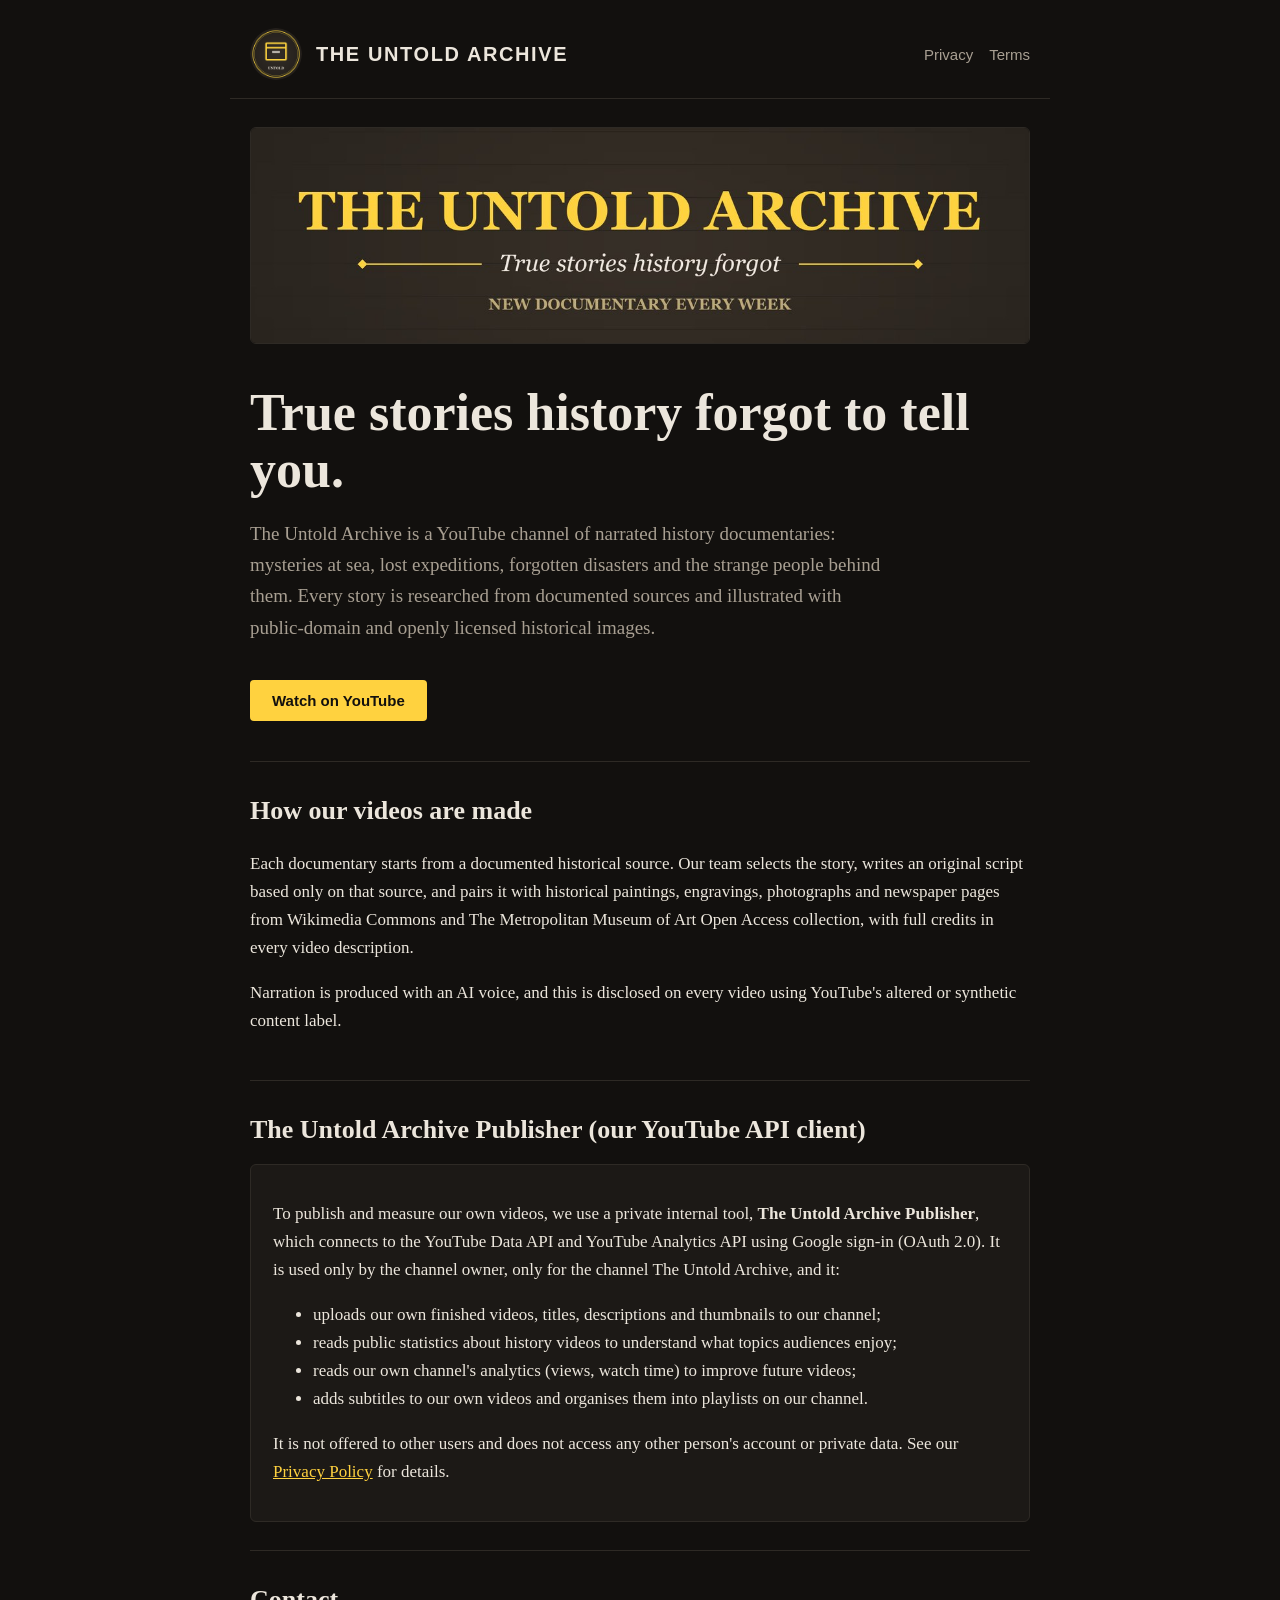
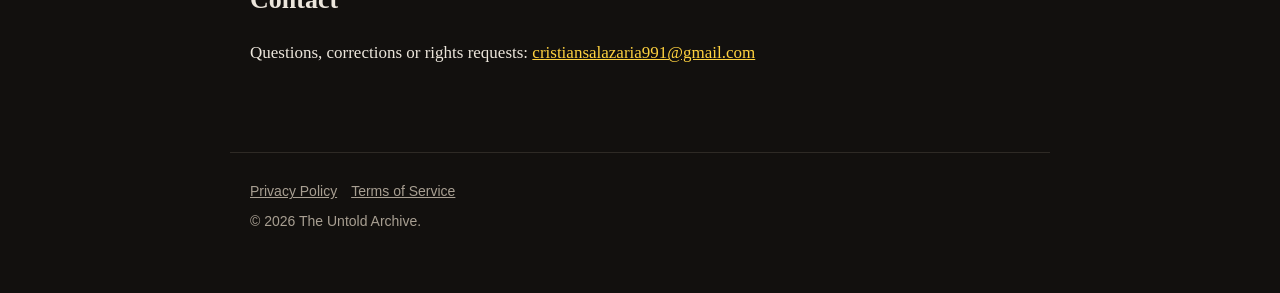
<file: index.html>
﻿<!doctype html>
<html lang="en">
<head>
<meta charset="utf-8">
<meta name="viewport" content="width=device-width, initial-scale=1">
<title>The Untold Archive</title>
<meta name="description" content="The Untold Archive: documentaries about little-known true stories from history.">
<link rel="icon" type="image/png" href="img/favicon.png">
<link rel="stylesheet" href="style.css?v=2">
</head>
<body>
<header>
  <img src="img/logo.png" alt="The Untold Archive logo">
  <span class="name">The Untold Archive</span>
  <nav><a href="privacy.html">Privacy</a><a href="terms.html">Terms</a></nav>
</header>
<main>
  <img class="cabecera" src="img/cabecera.jpg" alt="The Untold Archive: true stories history forgot">
  <div class="hero">
    <h1>True stories history forgot to tell you.</h1>
    <p>The Untold Archive is a YouTube channel of narrated history documentaries: mysteries at sea, lost expeditions,
       forgotten disasters and the strange people behind them. Every story is researched from documented sources and
       illustrated with public-domain and openly licensed historical images.</p>
    <a class="btn" href="https://www.youtube.com/@UntoldArchiveFiles">Watch on YouTube</a>
  </div>

  <section>
    <h2>How our videos are made</h2>
    <p>Each documentary starts from a documented historical source. Our team selects the story, writes an original
       script based only on that source, and pairs it with historical paintings, engravings, photographs and newspaper
       pages from Wikimedia Commons and The Metropolitan Museum of Art Open Access collection, with full credits in
       every video description.</p>
    <p>Narration is produced with an AI voice, and this is disclosed on every video using YouTube's altered or
       synthetic content label.</p>
  </section>

  <section>
    <h2>The Untold Archive Publisher (our YouTube API client)</h2>
    <div class="panel">
      <p>To publish and measure our own videos, we use a private internal tool, <strong>The Untold Archive Publisher</strong>,
         which connects to the YouTube Data API and YouTube Analytics API using Google sign-in (OAuth 2.0).
         It is used only by the channel owner, only for the channel The Untold Archive, and it:</p>
      <ul>
        <li>uploads our own finished videos, titles, descriptions and thumbnails to our channel;</li>
        <li>reads public statistics about history videos to understand what topics audiences enjoy;</li>
        <li>reads our own channel's analytics (views, watch time) to improve future videos;</li>
        <li>adds subtitles to our own videos and organises them into playlists on our channel.</li>
      </ul>
      <p>It is not offered to other users and does not access any other person's account or private data.
         See our <a href="privacy.html">Privacy Policy</a> for details.</p>
    </div>
  </section>

  <section>
    <h2>Contact</h2>
    <p>Questions, corrections or rights requests: <a href="mailto:cristiansalazaria991@gmail.com">cristiansalazaria991@gmail.com</a></p>
  </section>
</main>
<footer>
  <a href="privacy.html">Privacy Policy</a><a href="terms.html">Terms of Service</a>
  <p>© 2026 The Untold Archive.</p>
</footer>
</body>
</html>
</file>
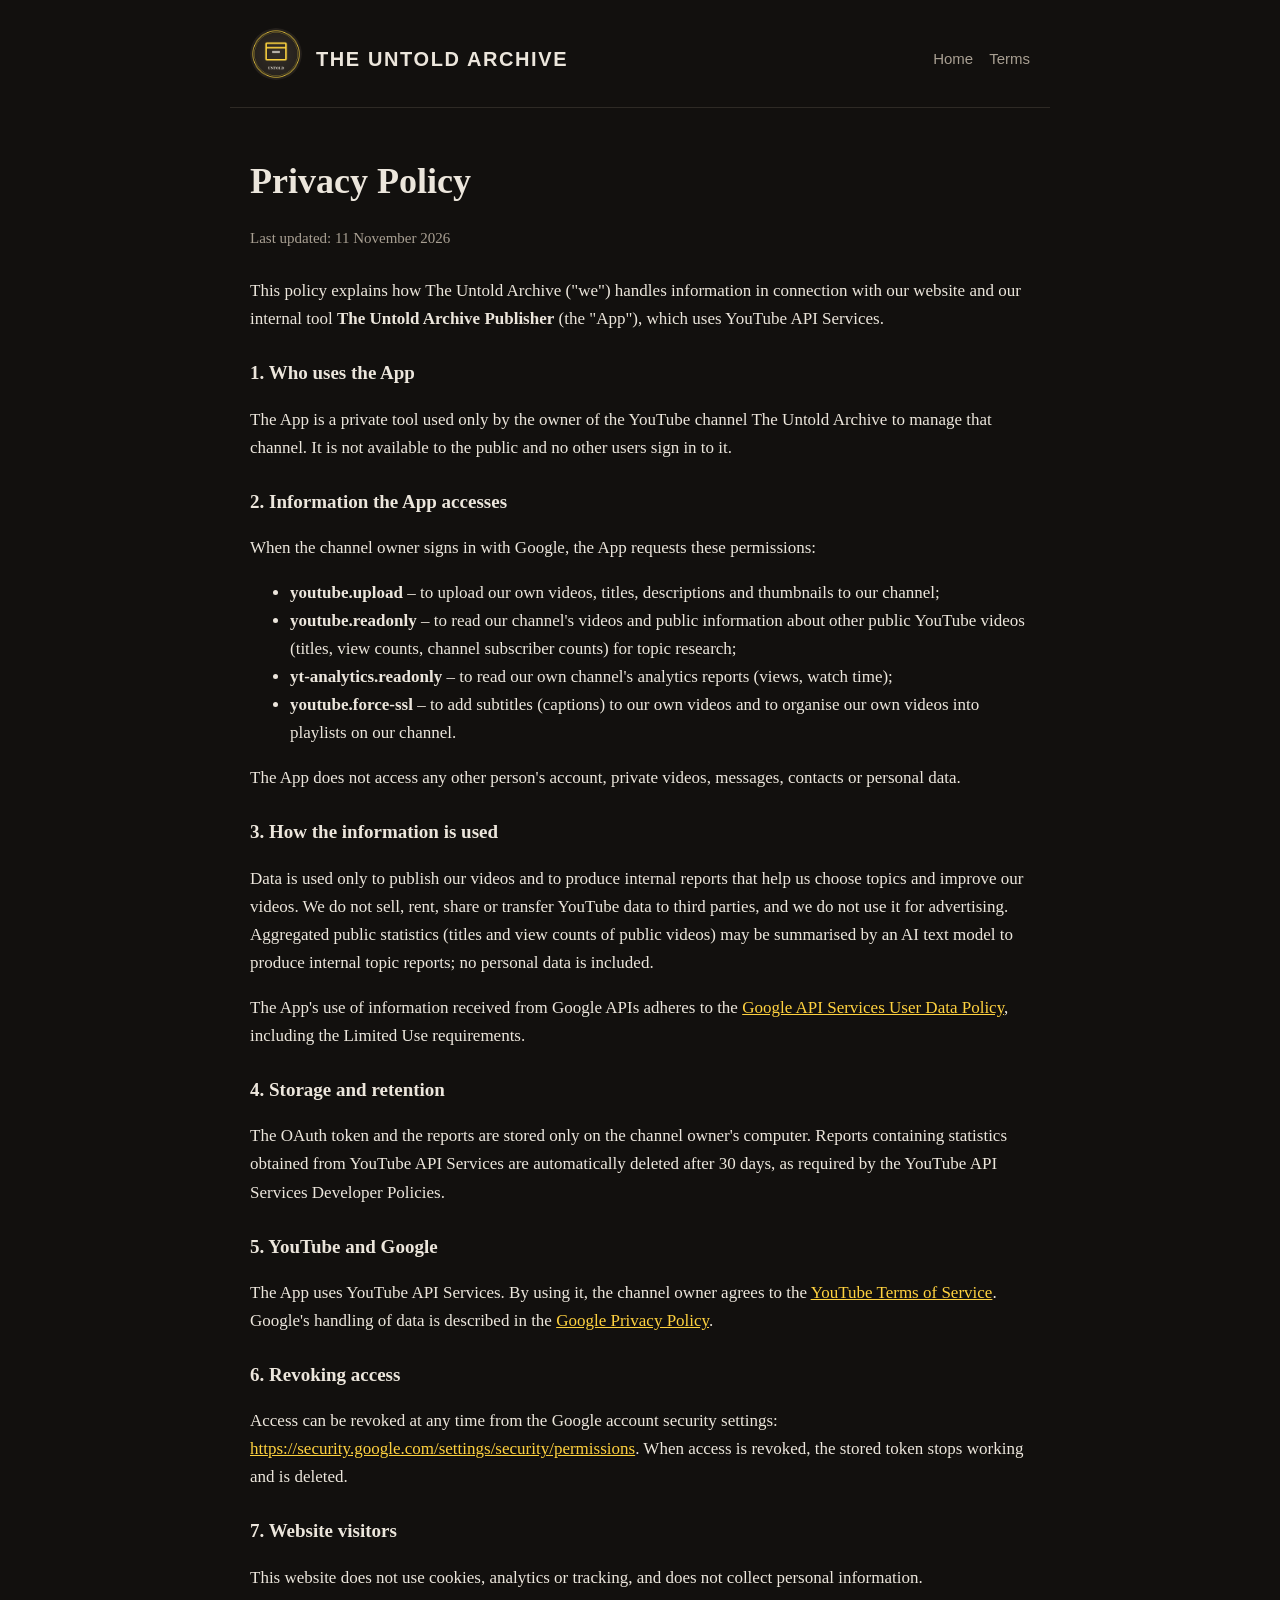
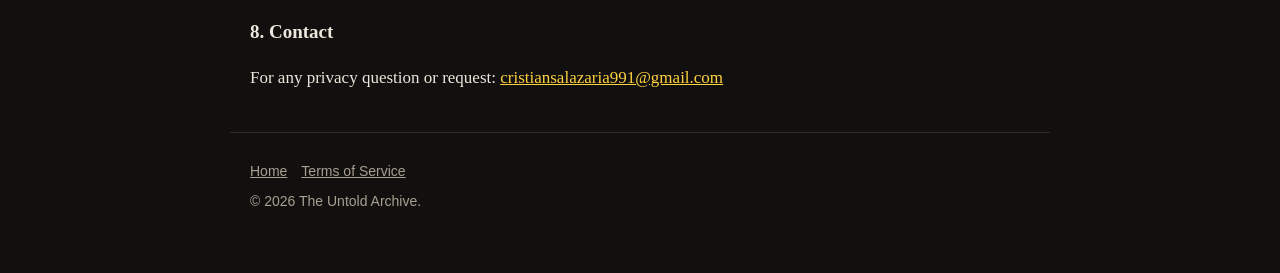
<file: privacy.html>
﻿<!doctype html>
<html lang="en">
<head>
<meta charset="utf-8">
<meta name="viewport" content="width=device-width, initial-scale=1">
<title>Privacy Policy – The Untold Archive</title>
<link rel="icon" type="image/png" href="img/favicon.png">
<link rel="stylesheet" href="style.css?v=2">
</head>
<body>
<header>
  <a href="index.html"><img src="img/logo.png" alt="The Untold Archive"></a>
  <span class="name">The Untold Archive</span>
  <nav><a href="index.html">Home</a><a href="terms.html">Terms</a></nav>
</header>
<main class="doc">
  <h1>Privacy Policy</h1>
  <p class="updated">Last updated: 11 November 2026</p>

  <p>This policy explains how The Untold Archive ("we") handles information in connection with our website and our
     internal tool <strong>The Untold Archive Publisher</strong> (the "App"), which uses YouTube API Services.</p>

  <h3>1. Who uses the App</h3>
  <p>The App is a private tool used only by the owner of the YouTube channel The Untold Archive to manage that channel.
     It is not available to the public and no other users sign in to it.</p>

  <h3>2. Information the App accesses</h3>
  <p>When the channel owner signs in with Google, the App requests these permissions:</p>
  <ul>
    <li><strong>youtube.upload</strong> – to upload our own videos, titles, descriptions and thumbnails to our channel;</li>
    <li><strong>youtube.readonly</strong> – to read our channel's videos and public information about other public
        YouTube videos (titles, view counts, channel subscriber counts) for topic research;</li>
    <li><strong>yt-analytics.readonly</strong> – to read our own channel's analytics reports (views, watch time);</li>
    <li><strong>youtube.force-ssl</strong> – to add subtitles (captions) to our own videos and to organise our own
        videos into playlists on our channel.</li>
  </ul>
  <p>The App does not access any other person's account, private videos, messages, contacts or personal data.</p>

  <h3>3. How the information is used</h3>
  <p>Data is used only to publish our videos and to produce internal reports that help us choose topics and improve
     our videos. We do not sell, rent, share or transfer YouTube data to third parties, and we do not use it for
     advertising. Aggregated public statistics (titles and view counts of public videos) may be summarised by an
     AI text model to produce internal topic reports; no personal data is included.</p>
  <p>The App's use of information received from Google APIs adheres to the
     <a href="https://developers.google.com/terms/api-services-user-data-policy">Google API Services User Data Policy</a>,
     including the Limited Use requirements.</p>

  <h3>4. Storage and retention</h3>
  <p>The OAuth token and the reports are stored only on the channel owner's computer. Reports containing statistics
     obtained from YouTube API Services are automatically deleted after 30 days, as required by the YouTube API Services
     Developer Policies.</p>

  <h3>5. YouTube and Google</h3>
  <p>The App uses YouTube API Services. By using it, the channel owner agrees to the
     <a href="https://www.youtube.com/t/terms">YouTube Terms of Service</a>. Google's handling of data is described in the
     <a href="https://policies.google.com/privacy">Google Privacy Policy</a>.</p>

  <h3>6. Revoking access</h3>
  <p>Access can be revoked at any time from the Google account security settings:
     <a href="https://security.google.com/settings/security/permissions">https://security.google.com/settings/security/permissions</a>.
     When access is revoked, the stored token stops working and is deleted.</p>

  <h3>7. Website visitors</h3>
  <p>This website does not use cookies, analytics or tracking, and does not collect personal information.</p>

  <h3>8. Contact</h3>
  <p>For any privacy question or request: <a href="mailto:cristiansalazaria991@gmail.com">cristiansalazaria991@gmail.com</a></p>
</main>
<footer>
  <a href="index.html">Home</a><a href="terms.html">Terms of Service</a>
  <p>© 2026 The Untold Archive.</p>
</footer>
</body>
</html>
</file>
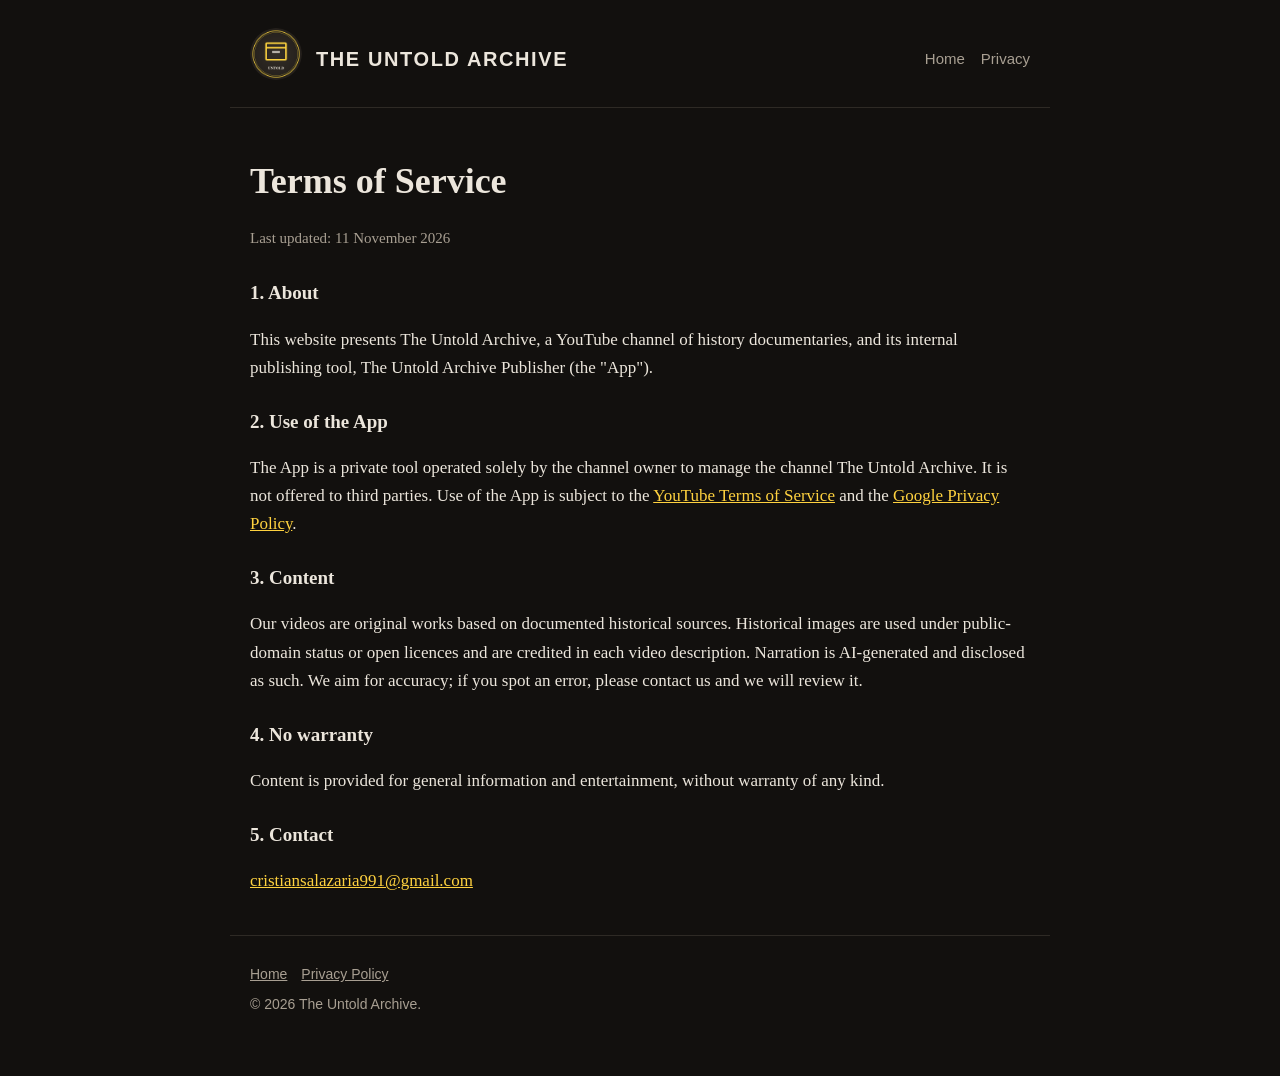
<file: terms.html>
﻿<!doctype html>
<html lang="en">
<head>
<meta charset="utf-8">
<meta name="viewport" content="width=device-width, initial-scale=1">
<title>Terms of Service – The Untold Archive</title>
<link rel="icon" type="image/png" href="img/favicon.png">
<link rel="stylesheet" href="style.css?v=2">
</head>
<body>
<header>
  <a href="index.html"><img src="img/logo.png" alt="The Untold Archive"></a>
  <span class="name">The Untold Archive</span>
  <nav><a href="index.html">Home</a><a href="privacy.html">Privacy</a></nav>
</header>
<main class="doc">
  <h1>Terms of Service</h1>
  <p class="updated">Last updated: 11 November 2026</p>

  <h3>1. About</h3>
  <p>This website presents The Untold Archive, a YouTube channel of history documentaries, and its internal publishing
     tool, The Untold Archive Publisher (the "App").</p>

  <h3>2. Use of the App</h3>
  <p>The App is a private tool operated solely by the channel owner to manage the channel The Untold Archive. It is not
     offered to third parties. Use of the App is subject to the
     <a href="https://www.youtube.com/t/terms">YouTube Terms of Service</a> and the
     <a href="https://policies.google.com/privacy">Google Privacy Policy</a>.</p>

  <h3>3. Content</h3>
  <p>Our videos are original works based on documented historical sources. Historical images are used under public-domain
     status or open licences and are credited in each video description. Narration is AI-generated and disclosed as such.
     We aim for accuracy; if you spot an error, please contact us and we will review it.</p>

  <h3>4. No warranty</h3>
  <p>Content is provided for general information and entertainment, without warranty of any kind.</p>

  <h3>5. Contact</h3>
  <p><a href="mailto:cristiansalazaria991@gmail.com">cristiansalazaria991@gmail.com</a></p>
</main>
<footer>
  <a href="index.html">Home</a><a href="privacy.html">Privacy Policy</a>
  <p>© 2026 The Untold Archive.</p>
</footer>
</body>
</html>
</file>
<file: style.css>
:root {
  --bg: #12100e; --panel: #1c1916; --text: #ece6dc; --muted: #a89f92; --accent: #ffd23f; --line: #2e2a25;
}
* { box-sizing: border-box; }
body { margin: 0; background: var(--bg); color: var(--text); font: 17px/1.65 Georgia, "Times New Roman", serif; }
a { color: var(--accent); }
header, main, footer { max-width: 820px; margin: 0 auto; padding: 0 20px; }
header { display: flex; align-items: center; gap: 14px; padding-top: 28px; padding-bottom: 18px; border-bottom: 1px solid var(--line); }
header img { width: 52px; height: 52px; border-radius: 50%; }
header .name { font: 700 20px/1.2 "Arial Narrow", Arial, sans-serif; letter-spacing: .08em; text-transform: uppercase; }
header nav { margin-left: auto; font: 15px Arial, sans-serif; }
header nav a { margin-left: 16px; text-decoration: none; color: var(--muted); }
header nav a:hover { color: var(--accent); }
.hero { padding: 64px 0 40px; }
.hero h1 { font-size: clamp(32px, 6vw, 52px); line-height: 1.1; margin: 0 0 18px; }
.hero p { color: var(--muted); font-size: 19px; max-width: 640px; }
.btn { display: inline-block; margin-top: 18px; padding: 12px 22px; background: var(--accent); color: #12100e; font: 700 15px Arial, sans-serif; text-decoration: none; border-radius: 4px; }
section { padding: 28px 0; border-top: 1px solid var(--line); }
h2 { font-size: 26px; margin: 0 0 12px; }
h3 { font-size: 19px; margin: 24px 0 6px; }
.panel { background: var(--panel); border: 1px solid var(--line); border-radius: 6px; padding: 18px 22px; }
footer { padding: 30px 20px 50px; color: var(--muted); font: 14px Arial, sans-serif; border-top: 1px solid var(--line); margin-top: 40px; }
footer a { color: var(--muted); margin-right: 14px; }
.doc h1 { font-size: 36px; margin: 44px 0 6px; }
.doc .updated { color: var(--muted); font-size: 15px; margin-bottom: 26px; }

.cabecera { display: block; width: 100%; height: auto; margin-top: 28px; border-radius: 6px; border: 1px solid var(--line); }
.cabecera + .hero { padding-top: 40px; }
</file>
